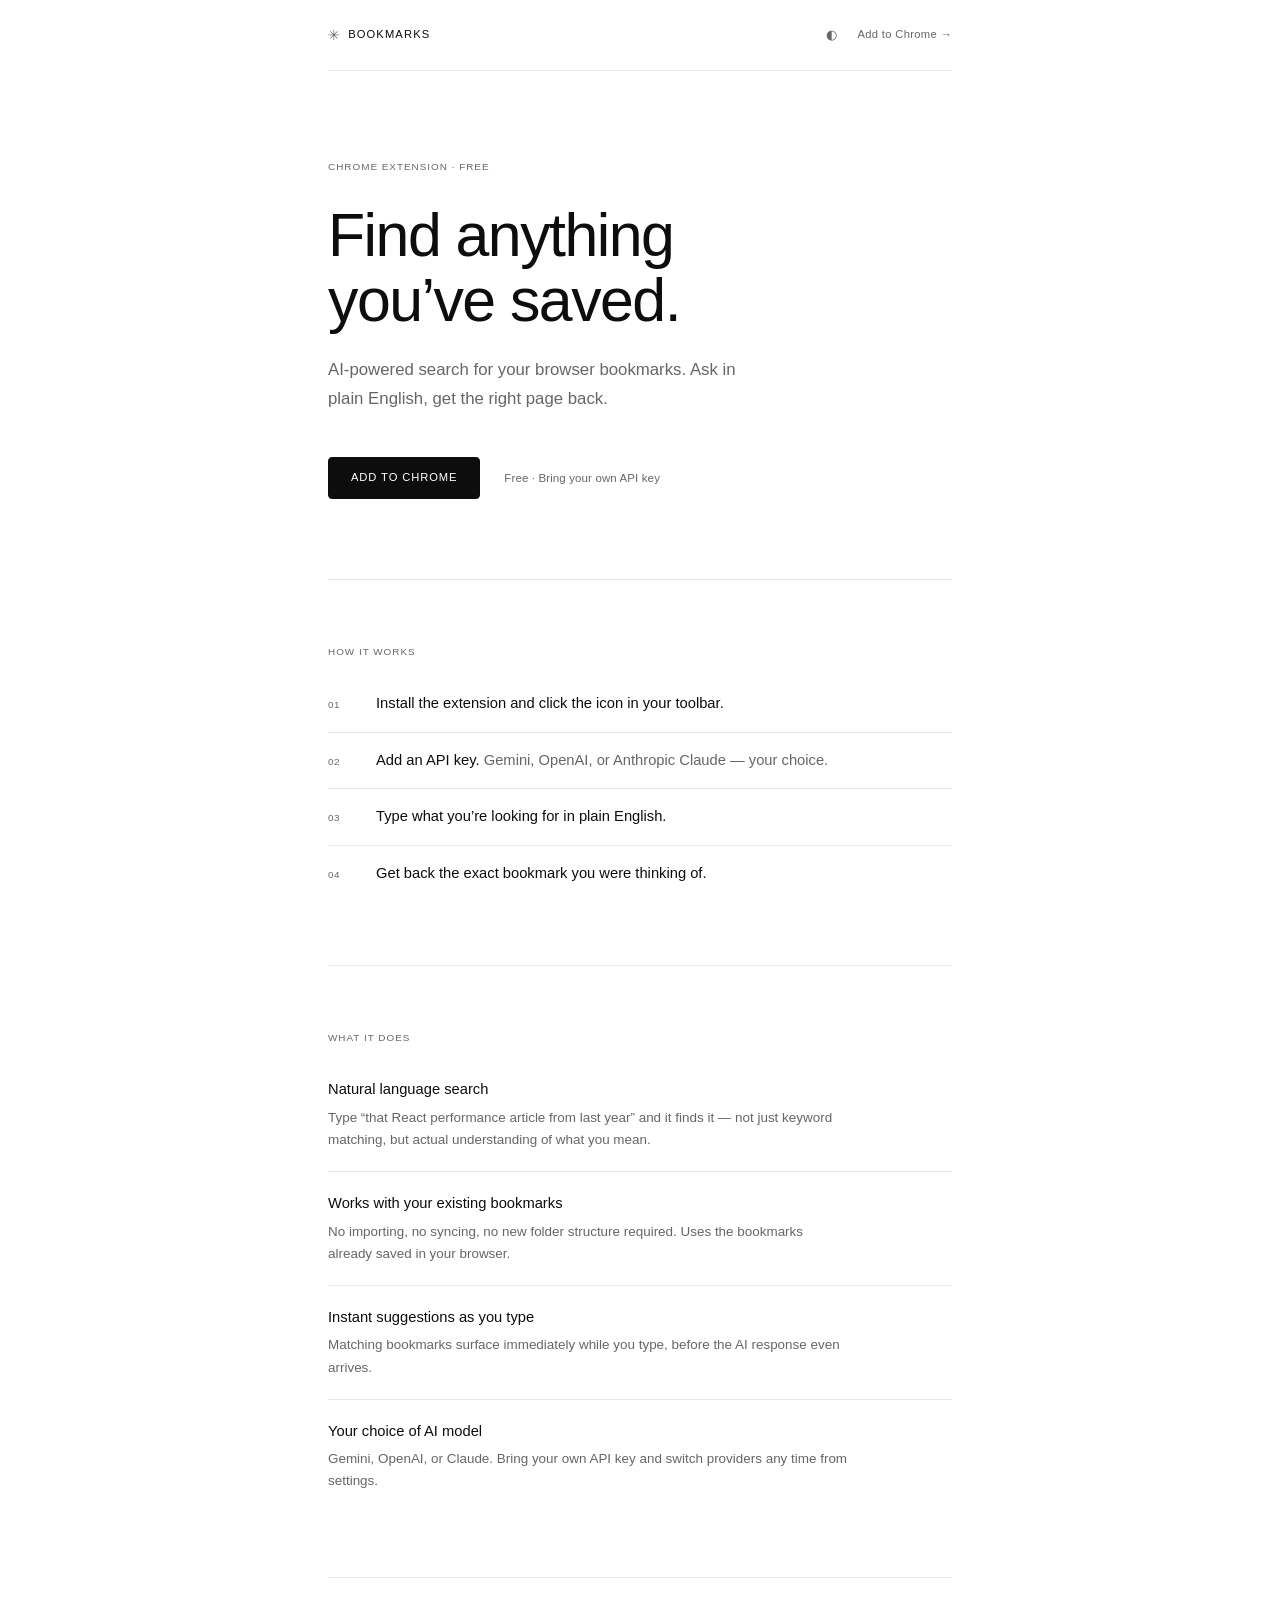
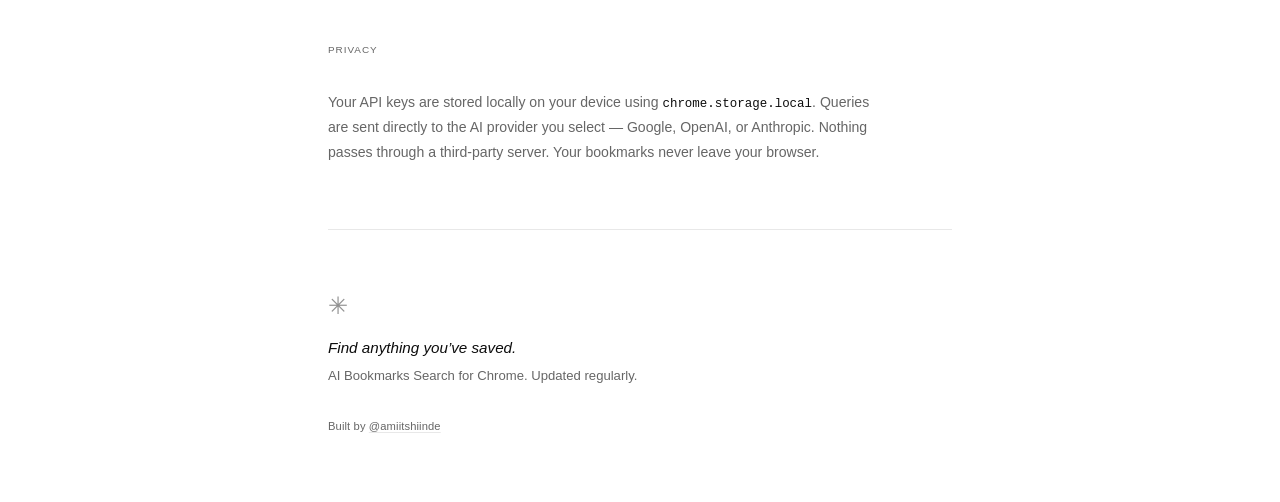
<file: landing/index.html>
<!doctype html>
<html lang="en">
  <head>
    <meta charset="UTF-8" />
    <meta name="viewport" content="width=device-width, initial-scale=1.0" />
    <title>AI Bookmarks Search — Find anything you've saved</title>
    <meta name="description" content="AI-powered search for your browser bookmarks. Ask in plain English, get the right page back. Works with Gemini, OpenAI, and Claude." />

    <!-- Apply saved theme before CSS renders to prevent flash -->
    <script>
      (function () {
        var t = localStorage.getItem("theme");
        if (t === "dark" || t === "light") {
          document.documentElement.classList.add("theme-" + t);
        }
      }());
    </script>

    <style>
      /* ===== Tokens: light default ===== */
      :root {
        --bg: #ffffff;
        --text: #0d0d0d;
        --muted: #666666;   /* 5.74:1 on #fff — WCAG AA */
        --line: #e8e8e8;
        --sub: #f5f5f5;
      }

      /* System preference — used when no manual class is set */
      @media (prefers-color-scheme: dark) {
        :root {
          --bg: #0d0d0d;
          --text: #f0f0f0;
          --muted: #888888;  /* 5.46:1 on #0d0d0d — WCAG AA */
          --line: #1f1f1f;
          --sub: #161616;
        }
      }

      /* Manual overrides — higher specificity, win over media query */
      html.theme-light {
        --bg: #ffffff;
        --text: #0d0d0d;
        --muted: #666666;
        --line: #e8e8e8;
        --sub: #f5f5f5;
      }

      html.theme-dark {
        --bg: #0d0d0d;
        --text: #f0f0f0;
        --muted: #888888;
        --line: #1f1f1f;
        --sub: #161616;
      }

      /* Transitions only after first paint — avoids flash on load */
      html.transitions-ready body {
        transition: background-color 200ms ease, color 200ms ease;
      }

      html.transitions-ready .nav,
      html.transitions-ready section,
      html.transitions-ready footer,
      html.transitions-ready .step-item,
      html.transitions-ready .feature-item {
        transition: border-color 200ms ease;
      }

      /* ===== Reset ===== */
      *, *::before, *::after { box-sizing: border-box; }

      html, body { margin: 0; padding: 0; }

      body {
        font-family: -apple-system, BlinkMacSystemFont, "SF Pro Text", "Helvetica Neue", Arial, sans-serif;
        font-size: 15px;
        line-height: 1.6;
        background: var(--bg);
        color: var(--text);
        -webkit-font-smoothing: antialiased;
        text-rendering: optimizeLegibility;
      }

      /* ===== Layout ===== */
      .wrap {
        max-width: 680px;
        margin: 0 auto;
        padding: 0 28px;
      }

      /* ===== Nav ===== */
      .nav {
        display: flex;
        align-items: center;
        justify-content: space-between;
        padding: 26px 0;
        border-bottom: 1px solid var(--line);
      }

      .nav-brand {
        display: flex;
        align-items: center;
        gap: 7px;
        font-size: 0.7rem;
        font-weight: 500;
        letter-spacing: 0.1em;
        text-transform: uppercase;
        color: var(--text);
        text-decoration: none;
      }

      .brand-mark {
        opacity: 0.6;
        font-size: 0.9rem;
        line-height: 1;
      }

      .nav-right {
        display: flex;
        align-items: center;
        gap: 20px;
      }

      .theme-toggle {
        border: 0;
        background: transparent;
        color: var(--muted);
        font-size: 0.82rem;
        line-height: 1;
        cursor: pointer;
        padding: 0;
        font-family: inherit;
        transition: color 100ms;
        /* Prevent text-selection on double-click */
        user-select: none;
        -webkit-user-select: none;
      }

      .theme-toggle:hover { color: var(--text); }

      .nav-cta {
        font-size: 0.7rem;
        color: var(--muted);
        text-decoration: none;
        letter-spacing: 0.03em;
        transition: color 100ms;
      }

      .nav-cta:hover { color: var(--text); }

      /* ===== Hero ===== */
      .hero {
        padding: 88px 0 80px;
        border-bottom: 1px solid var(--line);
      }

      .hero-label {
        margin: 0 0 28px;
        font-size: 0.62rem;
        font-weight: 500;
        letter-spacing: 0.1em;
        text-transform: uppercase;
        color: var(--muted);
      }

      .hero-headline {
        margin: 0 0 22px;
        font-size: clamp(2.4rem, 7vw, 3.8rem);
        font-weight: 400;
        line-height: 1.08;
        letter-spacing: -0.025em;
        color: var(--text);
      }

      .hero-sub {
        margin: 0 0 44px;
        font-size: 1.05rem;
        color: var(--muted);
        max-width: 440px;
        line-height: 1.7;
      }

      .hero-actions {
        display: flex;
        align-items: center;
        gap: 24px;
        flex-wrap: wrap;
      }

      .btn-primary {
        display: inline-block;
        border: 1px solid var(--text);
        border-radius: 4px;
        background: var(--text);
        color: var(--bg);
        font-family: inherit;
        font-size: 0.7rem;
        font-weight: 500;
        letter-spacing: 0.08em;
        text-transform: uppercase;
        text-decoration: none;
        padding: 11px 22px;
        transition: background 100ms, color 100ms, border-color 100ms;
        white-space: nowrap;
      }

      .btn-primary:hover {
        background: transparent;
        color: var(--text);
      }

      .hero-note {
        font-size: 0.72rem;
        color: var(--muted);
        letter-spacing: 0.01em;
      }

      /* ===== Sections ===== */
      section {
        padding: 64px 0;
        border-bottom: 1px solid var(--line);
      }

      .section-label {
        margin: 0 0 32px;
        font-size: 0.62rem;
        font-weight: 500;
        letter-spacing: 0.1em;
        text-transform: uppercase;
        color: var(--muted);
      }

      /* ===== Steps ===== */
      .step-list {
        list-style: none;
        margin: 0;
        padding: 0;
      }

      .step-item {
        display: grid;
        grid-template-columns: 28px 1fr;
        gap: 20px;
        align-items: baseline;
        padding: 16px 0;
        border-top: 1px solid var(--line);
      }

      .step-item:first-child { border-top: 0; padding-top: 0; }

      .step-num {
        font-size: 0.62rem;
        font-weight: 500;
        letter-spacing: 0.06em;
        color: var(--muted);
        padding-top: 2px;
      }

      .step-text {
        margin: 0;
        font-size: 0.92rem;
        color: var(--text);
        line-height: 1.6;
      }

      .step-text em {
        font-style: normal;
        color: var(--muted);
      }

      /* ===== Features ===== */
      .feature-list {
        list-style: none;
        margin: 0;
        padding: 0;
      }

      .feature-item {
        padding: 20px 0;
        border-top: 1px solid var(--line);
      }

      .feature-item:first-child { border-top: 0; padding-top: 0; }

      .feature-title {
        margin: 0 0 5px;
        font-size: 0.92rem;
        font-weight: 500;
        color: var(--text);
      }

      .feature-desc {
        margin: 0;
        font-size: 0.84rem;
        color: var(--muted);
        line-height: 1.65;
        max-width: 520px;
      }

      /* ===== Privacy ===== */
      .privacy-text {
        margin: 0;
        font-size: 0.88rem;
        color: var(--muted);
        line-height: 1.75;
        max-width: 560px;
      }

      .privacy-text code {
        font-family: "SF Mono", "Cascadia Mono", "Fira Mono", Menlo, monospace;
        font-size: 0.78rem;
        color: var(--text);
      }

      /* ===== Footer ===== */
      footer {
        padding: 64px 0 56px;
      }

      .footer-mark {
        display: block;
        font-size: 1.5rem;
        margin-bottom: 18px;
        opacity: 0.45;
        line-height: 1;
      }

      .footer-tagline {
        margin: 0 0 5px;
        font-size: 0.95rem;
        font-style: italic;
        color: var(--text);
      }

      .footer-sub {
        margin: 0 0 32px;
        font-size: 0.82rem;
        color: var(--muted);
        line-height: 1.6;
        max-width: 400px;
      }

      .footer-meta {
        font-size: 0.7rem;
        color: var(--muted);
        letter-spacing: 0.01em;
      }

      .footer-meta a {
        color: var(--muted);
        text-decoration: underline;
        text-decoration-color: var(--line);
        text-underline-offset: 2px;
        transition: color 100ms, text-decoration-color 100ms;
      }

      .footer-meta a:hover {
        color: var(--text);
        text-decoration-color: var(--text);
      }

      /* ===== Responsive ===== */
      @media (max-width: 480px) {
        .wrap { padding: 0 20px; }
        .hero { padding: 64px 0 60px; }
        section { padding: 52px 0; }
      }
    </style>
  </head>
  <body>
    <div class="wrap">

      <nav class="nav">
        <a class="nav-brand" href="/">
          <span class="brand-mark">✳</span> Bookmarks
        </a>
        <div class="nav-right">
          <button class="theme-toggle" id="theme-toggle" type="button" aria-label="Switch to dark mode">◐</button>
          <a class="nav-cta" href="#install">Add to Chrome &rarr;</a>
        </div>
      </nav>

      <section class="hero">
        <p class="hero-label">Chrome Extension &middot; Free</p>
        <h1 class="hero-headline">Find anything<br>you&rsquo;ve saved.</h1>
        <p class="hero-sub">AI-powered search for your browser bookmarks. Ask in plain English, get the right page back.</p>
        <div class="hero-actions">
          <a class="btn-primary" id="install" href="https://chromewebstore.google.com/" target="_blank" rel="noopener noreferrer">Add to Chrome</a>
          <span class="hero-note">Free &middot; Bring your own API key</span>
        </div>
      </section>

      <section>
        <p class="section-label">How it works</p>
        <ol class="step-list">
          <li class="step-item">
            <span class="step-num">01</span>
            <p class="step-text">Install the extension and click the icon in your toolbar.</p>
          </li>
          <li class="step-item">
            <span class="step-num">02</span>
            <p class="step-text">Add an API key. <em>Gemini, OpenAI, or Anthropic Claude &mdash; your choice.</em></p>
          </li>
          <li class="step-item">
            <span class="step-num">03</span>
            <p class="step-text">Type what you&rsquo;re looking for in plain English.</p>
          </li>
          <li class="step-item">
            <span class="step-num">04</span>
            <p class="step-text">Get back the exact bookmark you were thinking of.</p>
          </li>
        </ol>
      </section>

      <section>
        <p class="section-label">What it does</p>
        <ul class="feature-list">
          <li class="feature-item">
            <p class="feature-title">Natural language search</p>
            <p class="feature-desc">Type &ldquo;that React performance article from last year&rdquo; and it finds it &mdash; not just keyword matching, but actual understanding of what you mean.</p>
          </li>
          <li class="feature-item">
            <p class="feature-title">Works with your existing bookmarks</p>
            <p class="feature-desc">No importing, no syncing, no new folder structure required. Uses the bookmarks already saved in your browser.</p>
          </li>
          <li class="feature-item">
            <p class="feature-title">Instant suggestions as you type</p>
            <p class="feature-desc">Matching bookmarks surface immediately while you type, before the AI response even arrives.</p>
          </li>
          <li class="feature-item">
            <p class="feature-title">Your choice of AI model</p>
            <p class="feature-desc">Gemini, OpenAI, or Claude. Bring your own API key and switch providers any time from settings.</p>
          </li>
        </ul>
      </section>

      <section>
        <p class="section-label">Privacy</p>
        <p class="privacy-text">
          Your API keys are stored locally on your device using <code>chrome.storage.local</code>.
          Queries are sent directly to the AI provider you select &mdash; Google, OpenAI, or Anthropic.
          Nothing passes through a third-party server. Your bookmarks never leave your browser.
        </p>
      </section>

      <footer>
        <span class="footer-mark">✳</span>
        <p class="footer-tagline">Find anything you&rsquo;ve saved.</p>
        <p class="footer-sub">AI Bookmarks Search for Chrome. Updated regularly.</p>
        <p class="footer-meta">
          Built by <a href="https://x.com/amiitshiinde" target="_blank" rel="noopener noreferrer">@amiitshiinde</a>
        </p>
      </footer>

    </div>

    <script>
      (function () {
        var btn = document.getElementById("theme-toggle");
        var html = document.documentElement;

        function effectiveTheme() {
          if (html.classList.contains("theme-dark")) return "dark";
          if (html.classList.contains("theme-light")) return "light";
          return window.matchMedia("(prefers-color-scheme: dark)").matches ? "dark" : "light";
        }

        function setTheme(theme) {
          html.classList.remove("theme-dark", "theme-light");
          html.classList.add("theme-" + theme);
          localStorage.setItem("theme", theme);
          btn.setAttribute(
            "aria-label",
            theme === "dark" ? "Switch to light mode" : "Switch to dark mode"
          );
        }

        // Sync aria-label to actual current state on load
        btn.setAttribute(
          "aria-label",
          effectiveTheme() === "dark" ? "Switch to light mode" : "Switch to dark mode"
        );

        btn.addEventListener("click", function () {
          setTheme(effectiveTheme() === "dark" ? "light" : "dark");
        });

        // Enable transitions only after the first frame — prevents
        // background-color transition from firing on initial page load
        requestAnimationFrame(function () {
          requestAnimationFrame(function () {
            html.classList.add("transitions-ready");
          });
        });
      }());
    </script>
  </body>
</html>
</file>
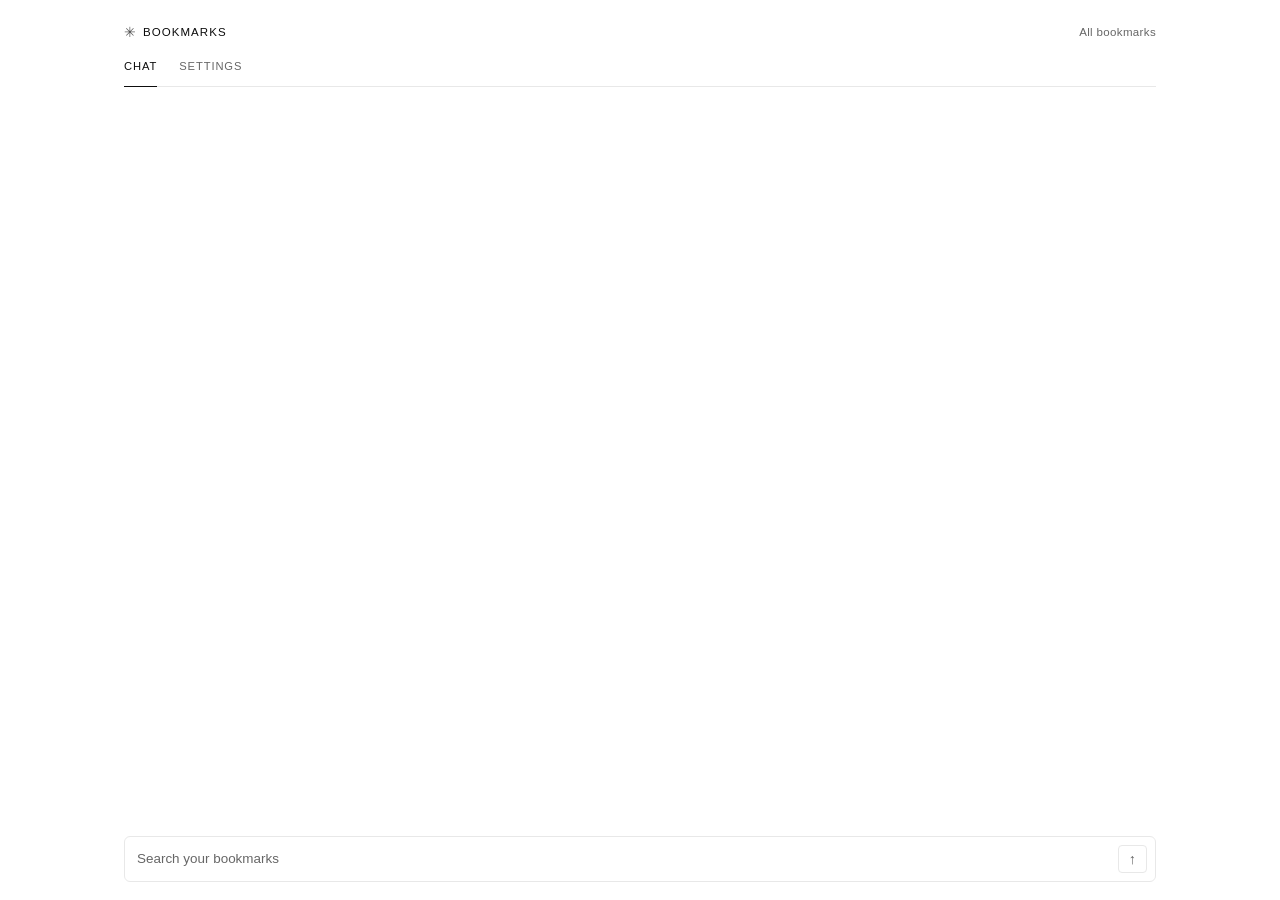
<file: popup.html>
<!doctype html>
<html lang="en">
  <head>
    <meta charset="UTF-8" />
    <meta name="viewport" content="width=device-width, initial-scale=1.0" />
    <title>AI Bookmarks Search</title>
    <link rel="stylesheet" href="popup.css" />
  </head>
  <body>
    <main class="app">
      <header class="app-header">
        <h1><span class="brand-mark">✳</span> Bookmarks</h1>
        <button id="open-all-bookmarks" class="header-link" type="button">All bookmarks</button>
      </header>

      <nav class="tabs" role="tablist" aria-label="AI Bookmarks Search Tabs">
        <button class="tab-button active" role="tab" aria-selected="true" data-tab="chat">Chat</button>
        <button class="tab-button" role="tab" aria-selected="false" data-tab="settings">Settings</button>
      </nav>

      <section class="tab-panel active" id="panel-chat" role="tabpanel">
        <div id="chat-missing-key" class="empty-state hidden">
          Add an API key in Settings to start chatting.
        </div>
        <div class="chat-shell">
          <div id="chat-messages" class="chat-messages"></div>
          <div id="chat-suggestions" class="chat-suggestions hidden">
            <ul id="chat-suggestion-list" role="listbox" aria-label="Bookmark suggestions"></ul>
          </div>
          <form id="chat-form" class="chat-form">
            <div class="chat-input-wrap">
              <input
                id="chat-input"
                type="text"
                placeholder="Search your bookmarks"
                autocomplete="off"
                autofocus
                role="combobox"
                aria-autocomplete="list"
                aria-expanded="false"
                aria-controls="chat-suggestion-list"
              />
            </div>
            <button type="submit" aria-label="Send">&#8593;</button>
          </form>
        </div>
      </section>

      <section class="tab-panel" id="panel-settings" role="tabpanel">
        <form id="settings-form" class="settings-form">
          <p class="settings-credit">
            Feedback <a href="https://x.com/amiitshiinde" target="_blank" rel="noopener noreferrer">@amiitshiinde</a>
          </p>

          <label for="provider">AI Provider</label>
          <select id="provider">
            <option value="gemini">Gemini</option>
            <option value="openai">OpenAI</option>
            <option value="claude">Anthropic Claude</option>
          </select>

          <label for="gemini-key">Gemini API Key</label>
          <input id="gemini-key" type="password" placeholder="API Key" autocomplete="off" />

          <label for="openai-key">OpenAI API Key</label>
          <input id="openai-key" type="password" placeholder="API Key" autocomplete="off" />

          <label for="claude-key">Claude API Key</label>
          <input id="claude-key" type="password" placeholder="API Key" autocomplete="off" />

          <button type="submit">Save</button>

          <p class="settings-security-note">
            Keys are stored locally via <code>chrome.storage.local</code> and sent only to the AI provider you select. Never to a third-party server.
          </p>

          <section class="api-help-box" aria-label="How to get your Gemini API Key">
            <p class="api-help-title">Gemini API Key</p>
            <ol class="api-help-list">
              <li>Visit <a href="https://aistudio.google.com/" target="_blank" rel="noopener noreferrer">Google AI Studio</a></li>
              <li>Sign in and click "Get API Key"</li>
              <li>Click "Create API Key", select a project</li>
              <li>Copy and paste the key above</li>
            </ol>
          </section>

          <section class="api-help-box" aria-label="How to get your OpenAI API Key">
            <p class="api-help-title">OpenAI API Key</p>
            <ol class="api-help-list">
              <li>Visit <a href="https://platform.openai.com/api-keys" target="_blank" rel="noopener noreferrer">OpenAI API Keys</a></li>
              <li>Sign in and click "Create new secret key"</li>
              <li>Copy and paste the key above</li>
            </ol>
          </section>

          <section class="api-help-box" aria-label="How to get your Anthropic Claude API Key">
            <p class="api-help-title">Anthropic Claude API Key</p>
            <ol class="api-help-list">
              <li>Visit <a href="https://console.anthropic.com/settings/keys" target="_blank" rel="noopener noreferrer">Anthropic Console</a></li>
              <li>Sign in and click "Create Key"</li>
              <li>Copy and paste the key above</li>
            </ol>
          </section>
        </form>
      </section>
    </main>

    <script src="popup.js"></script>
  </body>
</html>
</file>
<file: popup.css>
/* ===== Design tokens ===== */
:root {
  color-scheme: light dark;
  --bg: #ffffff;
  --surface: #ffffff;
  --surface-sub: #f5f5f5;
  --text: #0d0d0d;
  --muted: #666666;
  --line: #e8e8e8;
  --accent: #0d0d0d;
  --accent-soft: #f0f0f0;
  --on-accent: #ffffff;
  --danger: #c00000;
}

@media (prefers-color-scheme: dark) {
  :root {
    --bg: #0d0d0d;
    --surface: #0d0d0d;
    --surface-sub: #161616;
    --text: #f0f0f0;
    --muted: #888888;
    --line: #1f1f1f;
    --accent: #f0f0f0;
    --accent-soft: #1c1c1c;
    --on-accent: #0d0d0d;
    --danger: #ff6b6b;
  }
}

/* ===== Reset ===== */
*,
*::before,
*::after {
  box-sizing: border-box;
}

html,
body {
  margin: 0;
  width: 100%;
  height: 100%;
}

body {
  font-family:
    -apple-system,
    BlinkMacSystemFont,
    "SF Pro Text",
    "Helvetica Neue",
    Arial,
    sans-serif;
  font-size: 13px;
  line-height: 1.55;
  background: var(--bg);
  color: var(--text);
  -webkit-font-smoothing: antialiased;
  text-rendering: optimizeLegibility;
}

body.is-popup {
  width: 380px;
  min-width: 380px;
  height: 560px;
  min-height: 560px;
  overflow: hidden;
}

/* ===== App shell ===== */
.app {
  display: flex;
  flex-direction: column;
  width: 100%;
  height: 100%;
  padding: 18px 18px 0;
  max-width: 1080px;
  margin: 0 auto;
}

/* ===== Header ===== */
.app-header {
  display: flex;
  align-items: center;
  justify-content: space-between;
  padding-bottom: 16px;
}

.app-header h1 {
  margin: 0;
  font-size: 0.72rem;
  font-weight: 500;
  letter-spacing: 0.09em;
  text-transform: uppercase;
  color: var(--text);
  display: flex;
  align-items: center;
  gap: 6px;
}

.brand-mark {
  font-size: 0.85rem;
  font-style: normal;
  line-height: 1;
  opacity: 0.7;
}

.header-link {
  border: 0;
  background: transparent;
  color: var(--muted);
  font-size: 0.72rem;
  letter-spacing: 0.03em;
  cursor: pointer;
  padding: 0;
  font-family: inherit;
  transition: color 100ms ease;
}

.header-link:hover {
  color: var(--text);
}

/* ===== Tabs ===== */
.tabs {
  display: flex;
  gap: 22px;
  border-bottom: 1px solid var(--line);
}

.tab-button {
  appearance: none;
  border: 0;
  border-bottom: 1.5px solid transparent;
  margin-bottom: -1px;
  padding: 0 0 11px;
  background: transparent;
  color: var(--muted);
  font-size: 0.7rem;
  font-weight: 500;
  letter-spacing: 0.08em;
  text-transform: uppercase;
  cursor: pointer;
  font-family: inherit;
  transition: color 100ms ease, border-color 100ms ease;
}

.tab-button.active {
  color: var(--text);
  border-bottom-color: var(--text);
}

.tab-button:hover:not(.active) {
  color: color-mix(in oklab, var(--text) 55%, var(--muted));
}

/* ===== Panels ===== */
.tab-panel {
  display: none;
  flex: 1;
  min-height: 0;
  padding-top: 16px;
  overflow: hidden;
}

.tab-panel.active {
  display: flex;
  flex-direction: column;
}

#panel-chat {
  overflow: hidden;
}

#panel-settings {
  overflow-y: auto;
  padding-bottom: 18px;
  scrollbar-width: thin;
  scrollbar-color: var(--line) transparent;
}

/* ===== Empty state ===== */
.empty-state {
  color: var(--muted);
  font-size: 0.82rem;
  line-height: 1.6;
  padding: 4px 0 10px;
}

/* ===== Chat shell ===== */
.chat-shell {
  display: flex;
  flex-direction: column;
  flex: 1;
  min-height: 0;
  gap: 10px;
  padding-bottom: 18px;
}

/* ===== Chat messages ===== */
.chat-messages {
  flex: 1;
  min-height: 0;
  overflow-y: auto;
  display: flex;
  flex-direction: column;
  gap: 18px;
  padding: 6px 0;
  scrollbar-width: thin;
  scrollbar-color: var(--line) transparent;
}

.chat-messages::-webkit-scrollbar {
  width: 3px;
}

.chat-messages::-webkit-scrollbar-thumb {
  background: var(--line);
  border-radius: 999px;
}

.chat-message {
  display: flex;
  flex-direction: column;
  gap: 4px;
  max-width: 100%;
  font-size: 0.84rem;
  line-height: 1.6;
  white-space: pre-wrap;
}

.chat-message.user {
  align-self: flex-end;
  align-items: flex-end;
  max-width: 86%;
}

.chat-message.assistant {
  align-self: flex-start;
  align-items: flex-start;
  max-width: 100%;
}

.chat-message-label {
  font-size: 0.62rem;
  letter-spacing: 0.09em;
  text-transform: uppercase;
  color: var(--muted);
  font-weight: 500;
  padding: 0 2px;
}

.chat-text {
  background: var(--surface-sub);
  border-radius: 4px 14px 14px 14px;
  padding: 9px 13px;
  white-space: pre-wrap;
  color: var(--text);
}

.chat-message.user .chat-text {
  background: var(--accent);
  color: var(--on-accent);
  border-radius: 14px 4px 14px 14px;
}

.chat-inline-link {
  color: inherit;
  text-decoration: underline;
  text-decoration-color: var(--muted);
  text-underline-offset: 2px;
}

.chat-inline-link:hover {
  text-decoration-color: currentColor;
}

/* ===== Bookmark previews in chat ===== */
.chat-bookmark-previews {
  margin-top: 10px;
  display: flex;
  flex-direction: column;
  gap: 1px;
  width: 100%;
}

.chat-bookmark-card {
  cursor: pointer;
  display: grid;
  grid-template-columns: 16px 1fr;
  gap: 10px;
  align-items: center;
  border-top: 1px solid var(--line);
  padding: 8px 2px;
  text-decoration: none;
  color: var(--text);
  transition: background 80ms ease;
}

.chat-bookmark-card:first-child {
  border-top: 0;
}

.chat-bookmark-card:hover {
  background: var(--surface-sub);
}

.chat-bookmark-icon {
  width: 16px;
  height: 16px;
  border-radius: 3px;
  display: inline-flex;
  align-items: center;
  justify-content: center;
  color: #ffffff;
  font-size: 0.6rem;
  font-weight: 700;
  line-height: 1;
  text-transform: uppercase;
  flex-shrink: 0;
}

.chat-bookmark-card-text {
  min-width: 0;
}

.chat-bookmark-card-title,
.chat-bookmark-card-url {
  margin: 0;
  overflow: hidden;
  text-overflow: ellipsis;
  white-space: nowrap;
}

.chat-bookmark-card-title {
  font-size: 0.8rem;
  font-weight: 400;
  color: var(--text);
}

.chat-bookmark-card-url {
  font-size: 0.7rem;
  color: var(--muted);
  margin-top: 1px;
}

.chat-load-more {
  margin-top: 10px;
  align-self: flex-start;
  border: 0;
  border-bottom: 1px solid var(--line);
  border-radius: 0;
  background: transparent;
  color: var(--muted);
  font-size: 0.72rem;
  letter-spacing: 0.04em;
  font-weight: 400;
  padding: 2px 0 3px;
  cursor: pointer;
  font-family: inherit;
  transition: color 100ms, border-color 100ms;
}

.chat-load-more:hover {
  color: var(--text);
  border-color: var(--text);
}

/* ===== Chat form ===== */
.chat-form {
  position: relative;
  z-index: 30;
  display: grid;
  grid-template-columns: minmax(0, 1fr) auto;
  gap: 8px;
  align-items: center;
  border: 1px solid var(--line);
  border-radius: 6px;
  padding: 8px 8px 8px 12px;
  background: var(--surface);
}

.chat-input-wrap {
  min-width: 0;
  width: 100%;
}

#chat-input {
  width: 100%;
  min-width: 0;
  border: 0;
  outline: none;
  padding: 0;
  background: transparent;
  font-family: inherit;
  font-size: 0.84rem;
  line-height: 1.5;
  color: var(--text);
}

#chat-input:focus {
  outline: none;
}

#chat-input::placeholder {
  color: var(--muted);
}

/* ===== Suggestions ===== */
.chat-suggestions {
  position: absolute;
  left: 0;
  right: 0;
  bottom: 50px;
  z-index: 20;
}

#chat-suggestion-list {
  margin: 0;
  padding: 0;
  list-style: none;
  max-height: 300px;
  overflow-y: auto;
  display: flex;
  flex-direction: column;
  background: var(--bg);
  border: 1px solid var(--line);
  border-radius: 6px;
  box-shadow: 0 4px 20px rgba(0, 0, 0, 0.06);
}

.chat-suggestion-item {
  display: grid;
  grid-template-columns: 16px 1fr;
  gap: 10px;
  align-items: center;
  padding: 8px 10px;
  cursor: pointer;
  border-top: 1px solid var(--line);
}

.chat-suggestion-item:first-child {
  border-top: 0;
}

.chat-suggestion-item:hover,
.chat-suggestion-item.active {
  background: var(--surface-sub);
}

.chat-suggestion-text {
  min-width: 0;
}

.chat-suggestion-title,
.chat-suggestion-meta {
  margin: 0;
  overflow: hidden;
  text-overflow: ellipsis;
  white-space: nowrap;
}

.chat-suggestion-title {
  font-size: 0.8rem;
}

.chat-suggestion-meta {
  font-size: 0.7rem;
  color: var(--muted);
  margin-top: 1px;
}

/* ===== Bookmark list (if used outside chat) ===== */
.bookmark-list {
  margin: 0;
  padding: 0;
  list-style: none;
  display: flex;
  flex-direction: column;
  overflow-y: auto;
  min-height: 0;
}

.bookmark-item {
  display: grid;
  grid-template-columns: 16px 1fr auto;
  gap: 10px;
  align-items: start;
  border-top: 1px solid var(--line);
  padding: 9px 2px;
}

.bookmark-item:first-child {
  border-top: 0;
}

.bookmark-item img {
  width: 16px;
  height: 16px;
  border-radius: 3px;
}

.bookmark-title {
  margin: 0;
  font-size: 0.82rem;
  line-height: 1.4;
}

.bookmark-url {
  margin: 2px 0 0;
  color: var(--muted);
  font-size: 0.72rem;
  overflow: hidden;
  text-overflow: ellipsis;
  white-space: nowrap;
}

.icon-button {
  border: 0;
  background: transparent;
  color: var(--danger);
  border-radius: 4px;
  cursor: pointer;
  padding: 3px 6px;
  font-family: inherit;
  font-size: 0.75rem;
}

/* ===== Shared inputs ===== */
input,
select,
button {
  font: inherit;
}

input,
select {
  border: 0;
  border-bottom: 1px solid var(--line);
  border-radius: 0;
  background: transparent;
  color: var(--text);
  padding: 8px 0;
  width: 100%;
  outline: none;
  appearance: none;
  -webkit-appearance: none;
}

select {
  background-image: url("data:image/svg+xml,%3Csvg xmlns='http://www.w3.org/2000/svg' width='10' height='5' viewBox='0 0 10 5'%3E%3Cpath d='M0 0l5 5 5-5z' fill='%23666666'/%3E%3C/svg%3E");
  background-repeat: no-repeat;
  background-position: right 2px center;
  padding-right: 18px;
  cursor: pointer;
}

input:focus,
select:focus {
  border-bottom-color: var(--text);
  outline: none;
}

input::placeholder {
  color: var(--muted);
}

/* ===== Submit buttons ===== */
button[type="submit"] {
  border: 1px solid var(--line);
  border-radius: 4px;
  background: transparent;
  color: var(--muted);
  padding: 0 10px;
  cursor: pointer;
  height: 28px;
  font-size: 0.9rem;
  line-height: 1;
  transition: color 100ms, border-color 100ms;
}

button[type="submit"]:hover {
  color: var(--text);
  border-color: var(--text);
}

/* ===== Settings form ===== */
.settings-form {
  display: flex;
  flex-direction: column;
  gap: 0;
  max-width: 520px;
  min-height: 0;
}

.settings-form label {
  display: block;
  font-size: 0.65rem;
  letter-spacing: 0.09em;
  text-transform: uppercase;
  color: var(--muted);
  font-weight: 500;
  margin-top: 20px;
  margin-bottom: 2px;
}

.settings-form label:first-of-type,
.settings-credit + label {
  margin-top: 0;
}

.settings-form select {
  margin-bottom: 4px;
}

.settings-form > button[type="submit"] {
  align-self: flex-start;
  margin-top: 24px;
  border-color: var(--text);
  color: var(--text);
  font-size: 0.72rem;
  font-weight: 500;
  letter-spacing: 0.06em;
  text-transform: uppercase;
  padding: 7px 16px;
  height: auto;
}

.settings-form > button[type="submit"]:hover {
  background: var(--text);
  color: var(--bg);
}

.settings-credit {
  margin: 0 0 20px;
  font-size: 0.72rem;
  color: var(--muted);
  letter-spacing: 0.01em;
}

.settings-credit a {
  color: var(--muted);
  text-decoration: underline;
  text-decoration-color: var(--line);
  text-underline-offset: 2px;
}

.settings-credit a:hover {
  color: var(--text);
  text-decoration-color: var(--text);
}

.settings-security-note {
  margin: 20px 0 24px;
  font-size: 0.75rem;
  color: var(--muted);
  line-height: 1.6;
  padding: 0;
  border: 0;
  background: transparent;
}

.settings-security-note code {
  font-family: "SF Mono", "Fira Mono", "Cascadia Mono", monospace;
  font-size: 0.7rem;
  color: var(--text);
}

.api-help-box {
  border-top: 1px solid var(--line);
  padding: 14px 0;
  background: transparent;
  margin-bottom: 0;
}

.api-help-title {
  margin: 0 0 10px;
  font-size: 0.65rem;
  font-weight: 500;
  letter-spacing: 0.09em;
  text-transform: uppercase;
  color: var(--muted);
}

.api-help-list {
  margin: 0;
  padding-left: 16px;
  color: var(--muted);
  font-size: 0.78rem;
  line-height: 1.6;
  display: grid;
  gap: 2px;
}

.api-help-list a {
  color: var(--text);
  text-decoration: underline;
  text-decoration-color: var(--line);
  text-underline-offset: 2px;
}

.api-help-list a:hover {
  text-decoration-color: var(--text);
}

/* ===== Utility ===== */
.hidden {
  display: none;
}

/* ===== Large view ===== */
@media (min-width: 700px) {
  .app {
    padding: 24px 24px 0;
  }

  .chat-message {
    max-width: 75ch;
  }
}
</file>
